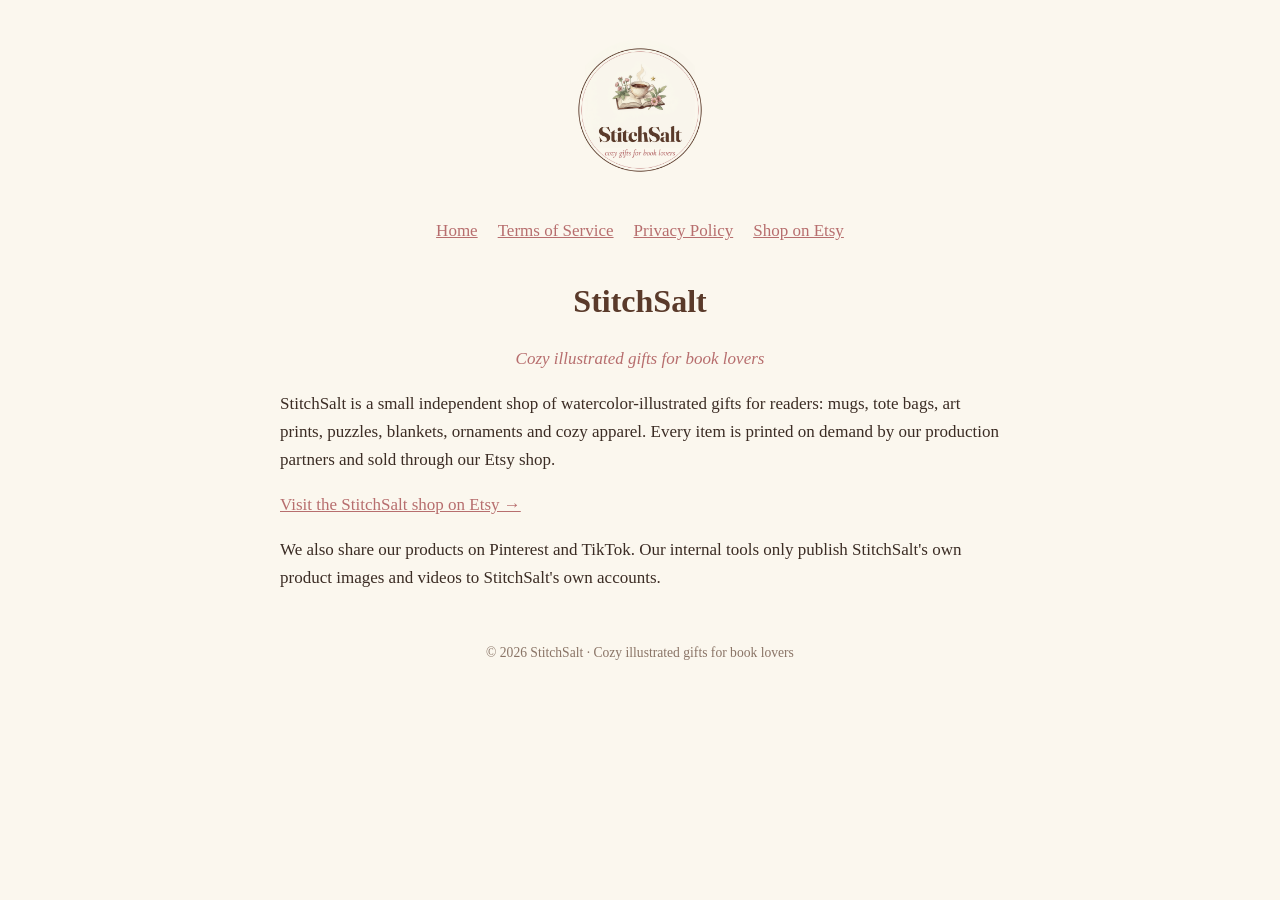
<file: index.html>
<!doctype html><html lang="en"><head><meta charset="utf-8"><meta name="viewport" content="width=device-width,initial-scale=1"><link rel="stylesheet" href="style.css"><title>StitchSalt</title></head><body><main><header><a href="./"><img src="logo.png" alt="StitchSalt logo"></a></header><nav><a href="./">Home</a><a href="terms.html">Terms of Service</a><a href="privacy.html">Privacy Policy</a><a href="https://www.etsy.com/shop/StitchSalt">Shop on Etsy</a></nav>
<h1 style="text-align:center">StitchSalt</h1><p class="tag" style="text-align:center">Cozy illustrated gifts for book lovers</p>
<p>StitchSalt is a small independent shop of watercolor-illustrated gifts for readers: mugs, tote bags, art prints, puzzles, blankets, ornaments and cozy apparel. Every item is printed on demand by our production partners and sold through our Etsy shop.</p>
<p><a href="https://www.etsy.com/shop/StitchSalt">Visit the StitchSalt shop on Etsy →</a></p>
<p>We also share our products on Pinterest and TikTok. Our internal tools only publish StitchSalt's own product images and videos to StitchSalt's own accounts.</p>
<footer>© 2026 StitchSalt · Cozy illustrated gifts for book lovers</footer></main></body></html>
</file>
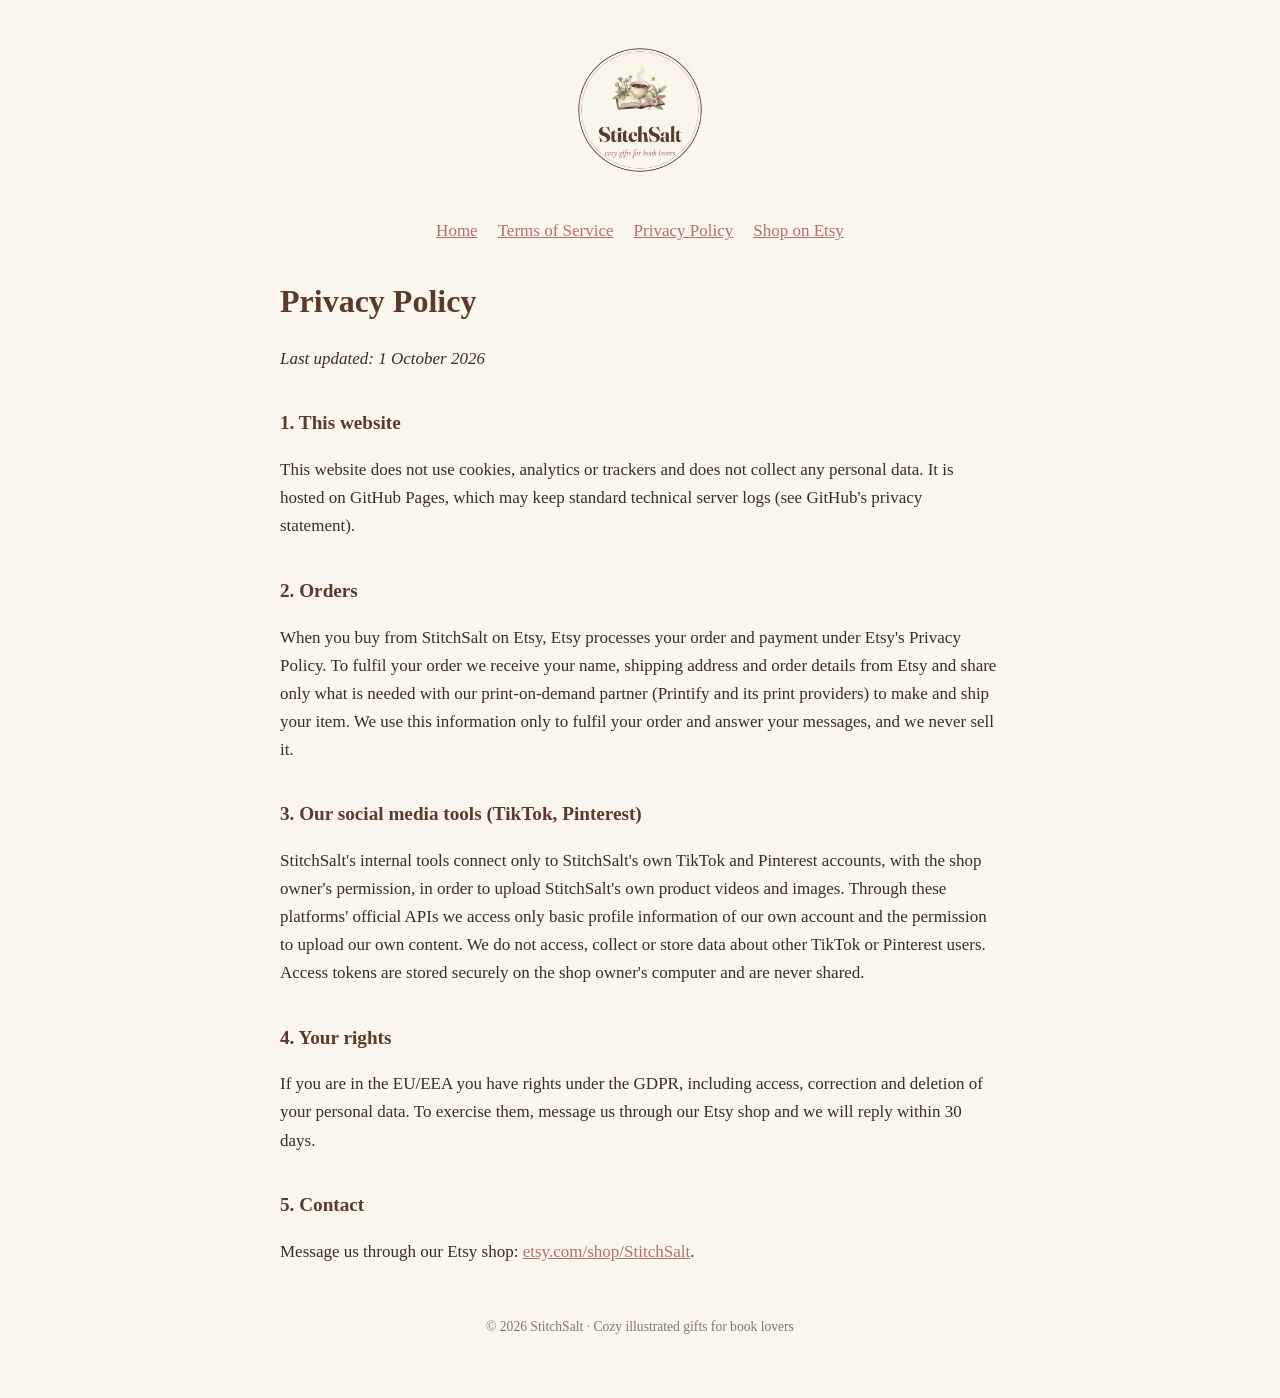
<file: privacy.html>
<!doctype html><html lang="en"><head><meta charset="utf-8"><meta name="viewport" content="width=device-width,initial-scale=1"><link rel="stylesheet" href="style.css"><title>Privacy Policy · StitchSalt</title></head><body><main><header><a href="./"><img src="logo.png" alt="StitchSalt logo"></a></header><nav><a href="./">Home</a><a href="terms.html">Terms of Service</a><a href="privacy.html">Privacy Policy</a><a href="https://www.etsy.com/shop/StitchSalt">Shop on Etsy</a></nav>
<h1>Privacy Policy</h1><p><em>Last updated: 1 October 2026</em></p>
<h2>1. This website</h2><p>This website does not use cookies, analytics or trackers and does not collect any personal data. It is hosted on GitHub Pages, which may keep standard technical server logs (see GitHub's privacy statement).</p>
<h2>2. Orders</h2><p>When you buy from StitchSalt on Etsy, Etsy processes your order and payment under Etsy's Privacy Policy. To fulfil your order we receive your name, shipping address and order details from Etsy and share only what is needed with our print-on-demand partner (Printify and its print providers) to make and ship your item. We use this information only to fulfil your order and answer your messages, and we never sell it.</p>
<h2>3. Our social media tools (TikTok, Pinterest)</h2><p>StitchSalt's internal tools connect only to StitchSalt's own TikTok and Pinterest accounts, with the shop owner's permission, in order to upload StitchSalt's own product videos and images. Through these platforms' official APIs we access only basic profile information of our own account and the permission to upload our own content. We do not access, collect or store data about other TikTok or Pinterest users. Access tokens are stored securely on the shop owner's computer and are never shared.</p>
<h2>4. Your rights</h2><p>If you are in the EU/EEA you have rights under the GDPR, including access, correction and deletion of your personal data. To exercise them, message us through our Etsy shop and we will reply within 30 days.</p>
<h2>5. Contact</h2><p>Message us through our Etsy shop: <a href="https://www.etsy.com/shop/StitchSalt">etsy.com/shop/StitchSalt</a>.</p>
<footer>© 2026 StitchSalt · Cozy illustrated gifts for book lovers</footer></main></body></html>
</file>
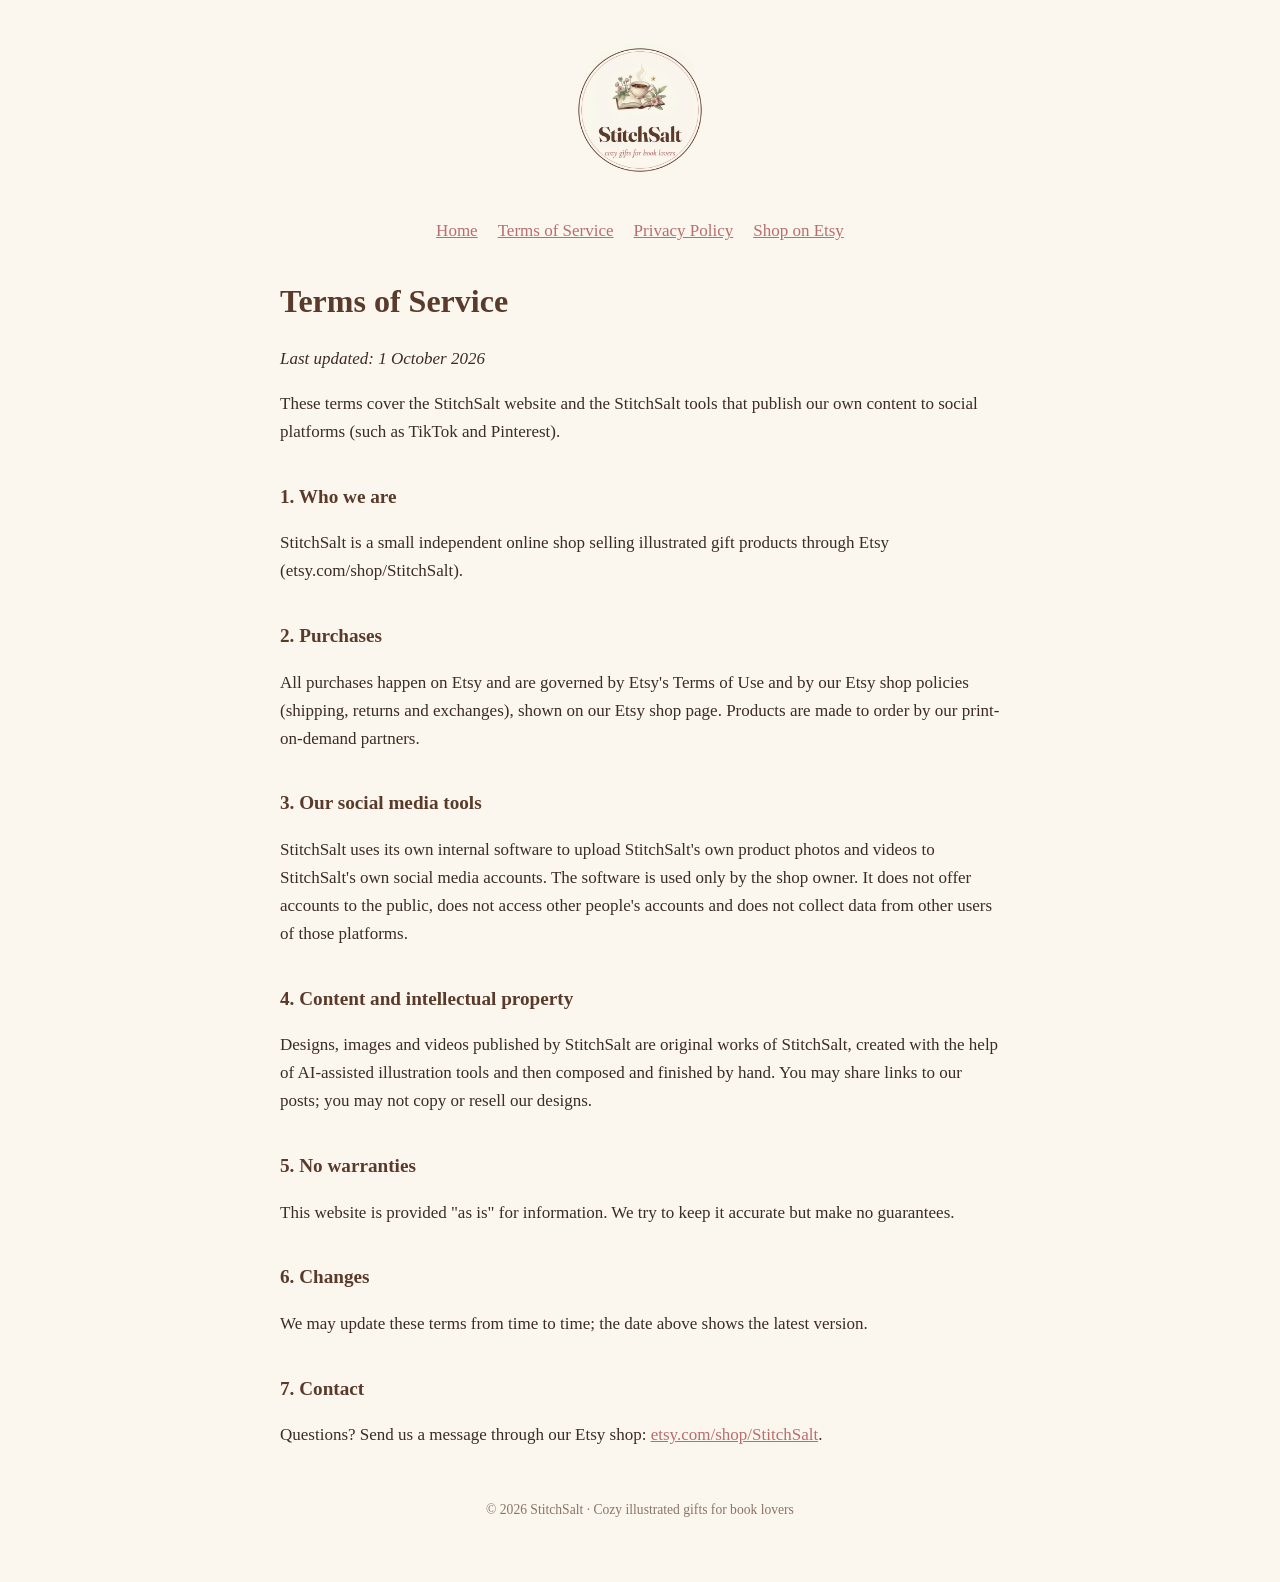
<file: terms.html>
<!doctype html><html lang="en"><head><meta charset="utf-8"><meta name="viewport" content="width=device-width,initial-scale=1"><link rel="stylesheet" href="style.css"><title>Terms of Service · StitchSalt</title></head><body><main><header><a href="./"><img src="logo.png" alt="StitchSalt logo"></a></header><nav><a href="./">Home</a><a href="terms.html">Terms of Service</a><a href="privacy.html">Privacy Policy</a><a href="https://www.etsy.com/shop/StitchSalt">Shop on Etsy</a></nav>
<h1>Terms of Service</h1><p><em>Last updated: 1 October 2026</em></p>
<p>These terms cover the StitchSalt website and the StitchSalt tools that publish our own content to social platforms (such as TikTok and Pinterest).</p>
<h2>1. Who we are</h2><p>StitchSalt is a small independent online shop selling illustrated gift products through Etsy (etsy.com/shop/StitchSalt).</p>
<h2>2. Purchases</h2><p>All purchases happen on Etsy and are governed by Etsy's Terms of Use and by our Etsy shop policies (shipping, returns and exchanges), shown on our Etsy shop page. Products are made to order by our print-on-demand partners.</p>
<h2>3. Our social media tools</h2><p>StitchSalt uses its own internal software to upload StitchSalt's own product photos and videos to StitchSalt's own social media accounts. The software is used only by the shop owner. It does not offer accounts to the public, does not access other people's accounts and does not collect data from other users of those platforms.</p>
<h2>4. Content and intellectual property</h2><p>Designs, images and videos published by StitchSalt are original works of StitchSalt, created with the help of AI-assisted illustration tools and then composed and finished by hand. You may share links to our posts; you may not copy or resell our designs.</p>
<h2>5. No warranties</h2><p>This website is provided "as is" for information. We try to keep it accurate but make no guarantees.</p>
<h2>6. Changes</h2><p>We may update these terms from time to time; the date above shows the latest version.</p>
<h2>7. Contact</h2><p>Questions? Send us a message through our Etsy shop: <a href="https://www.etsy.com/shop/StitchSalt">etsy.com/shop/StitchSalt</a>.</p>
<footer>© 2026 StitchSalt · Cozy illustrated gifts for book lovers</footer></main></body></html>
</file>
<file: style.css>
:root{--cream:#fbf7ee;--cocoa:#5a3a2a;--rose:#b76e6e;--ink:#3b2c24}
*{box-sizing:border-box}body{margin:0;background:var(--cream);color:var(--ink);font:17px/1.65 Georgia,'Times New Roman',serif}
main{max-width:760px;margin:0 auto;padding:40px 20px 60px}
header{text-align:center;margin-bottom:28px}header img{width:140px;height:140px;border-radius:50%}
h1{color:var(--cocoa);font-size:2rem;margin:.4em 0 .1em}h2{color:var(--cocoa);font-size:1.2rem;margin-top:1.8em}
.tag{color:var(--rose);font-style:italic}a{color:var(--rose)}nav{text-align:center;margin:18px 0 30px}nav a{margin:0 10px}
footer{margin-top:50px;text-align:center;font-size:.85rem;color:#8a7466}
</file>
